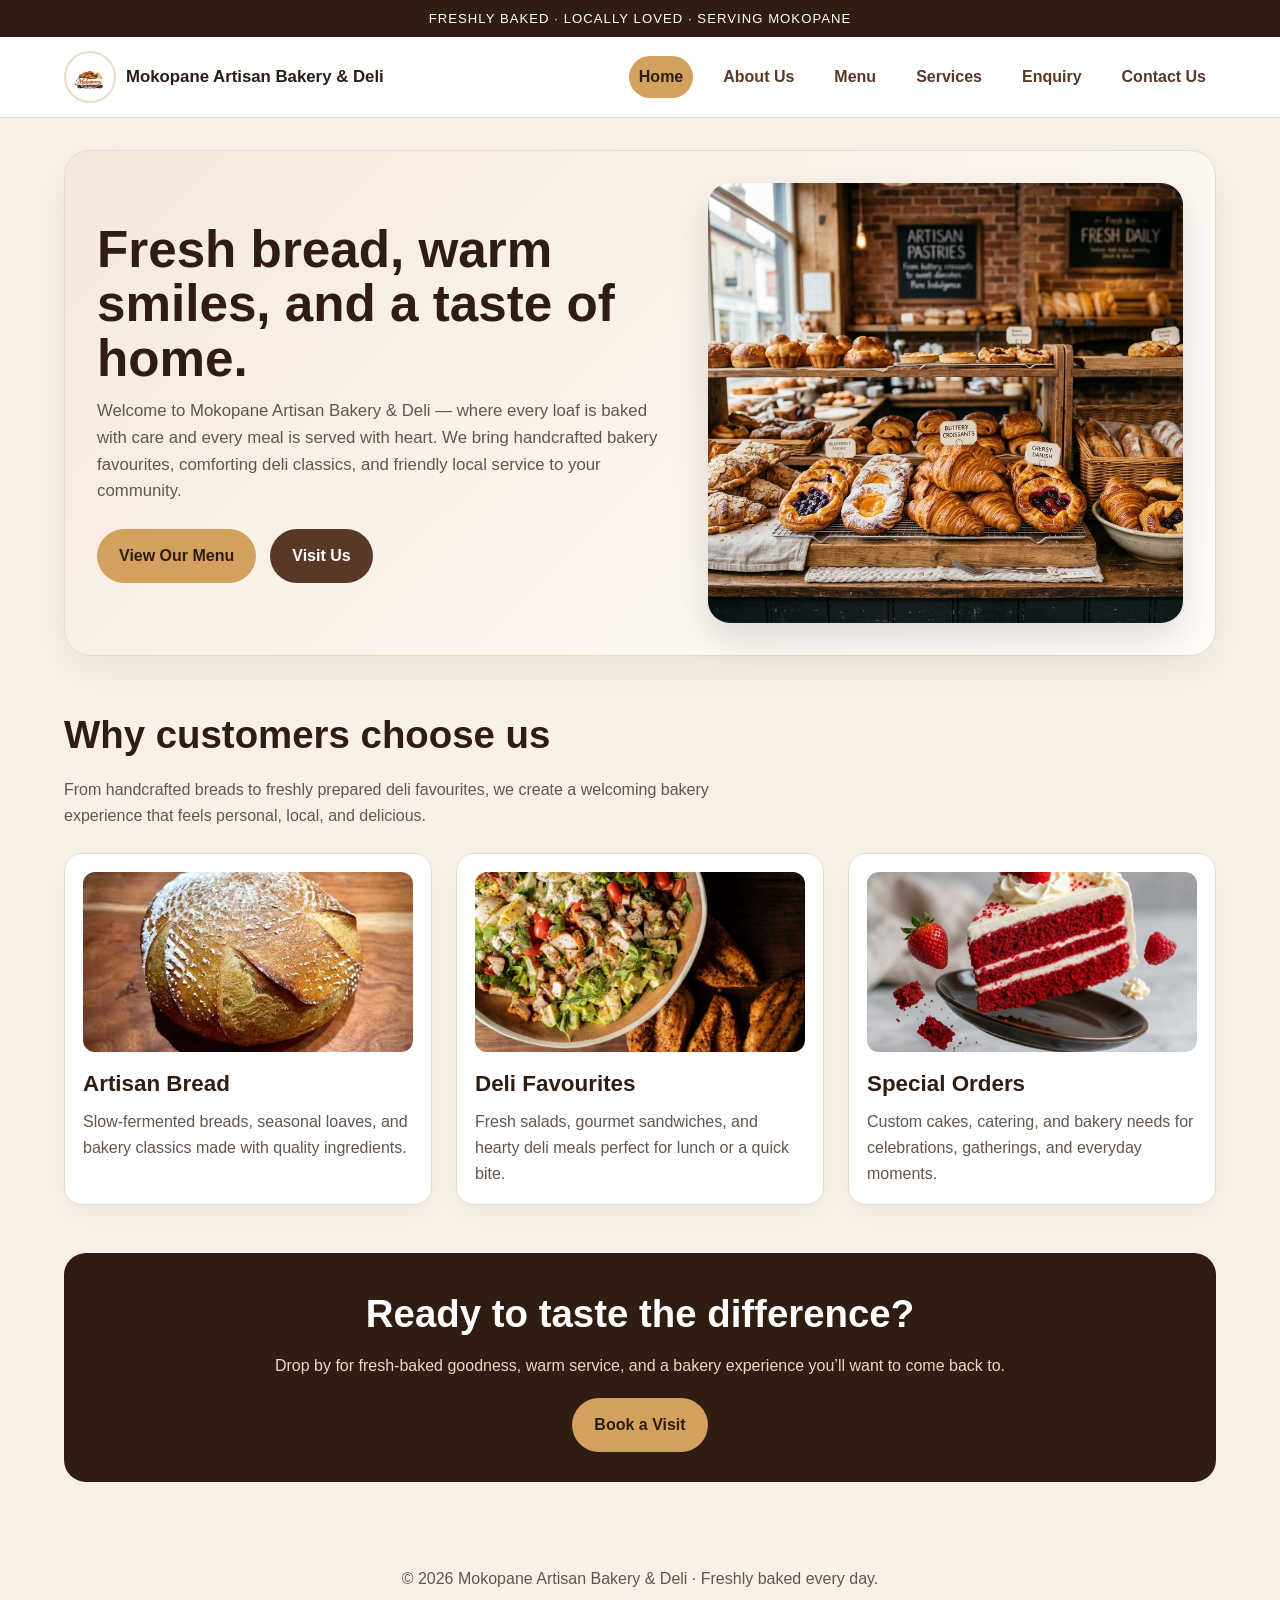
<file: index.html>
<!DOCTYPE html>
<html lang="en">
<head>
  <meta charset="UTF-8" />
  <meta http-equiv="refresh" content="0; url='Final%20POE%20WEDE%20Part%203%20Thapelo%20Daniel%20Manyama%20ST10270404/Websites/index.html'" />
  <meta name="viewport" content="width=device-width, initial-scale=1.0" />
  <title>Loading Bakery Website...</title>
  <style>
    body {
      margin: 0;
      min-height: 100vh;
      display: grid;
      place-items: center;
      background: #f6efe8;
      color: #4a3522;
      font-family: Arial, sans-serif;
      text-align: center;
    }
    .message {
      padding: 32px 24px;
      border-radius: 16px;
      background: #fffdf9;
      box-shadow: 0 10px 30px rgba(90, 62, 40, 0.12);
      border: 1px solid #e8d9c9;
    }
    a {
      color: #7a5233;
      font-weight: 600;
      text-decoration: none;
    }
    a:hover { text-decoration: underline; }
  </style>
</head>
<body>
  <div class="message">
    <h1>Loading Mokopane Artisan Bakery &amp; Deli...</h1>
    <p>If you are not redirected automatically, <a href="Final%20POE%20WEDE%20Part%203%20Thapelo%20Daniel%20Manyama%20ST10270404/Websites/index.html">click here</a>.</p>
  </div>
</body>
</html>
</file>
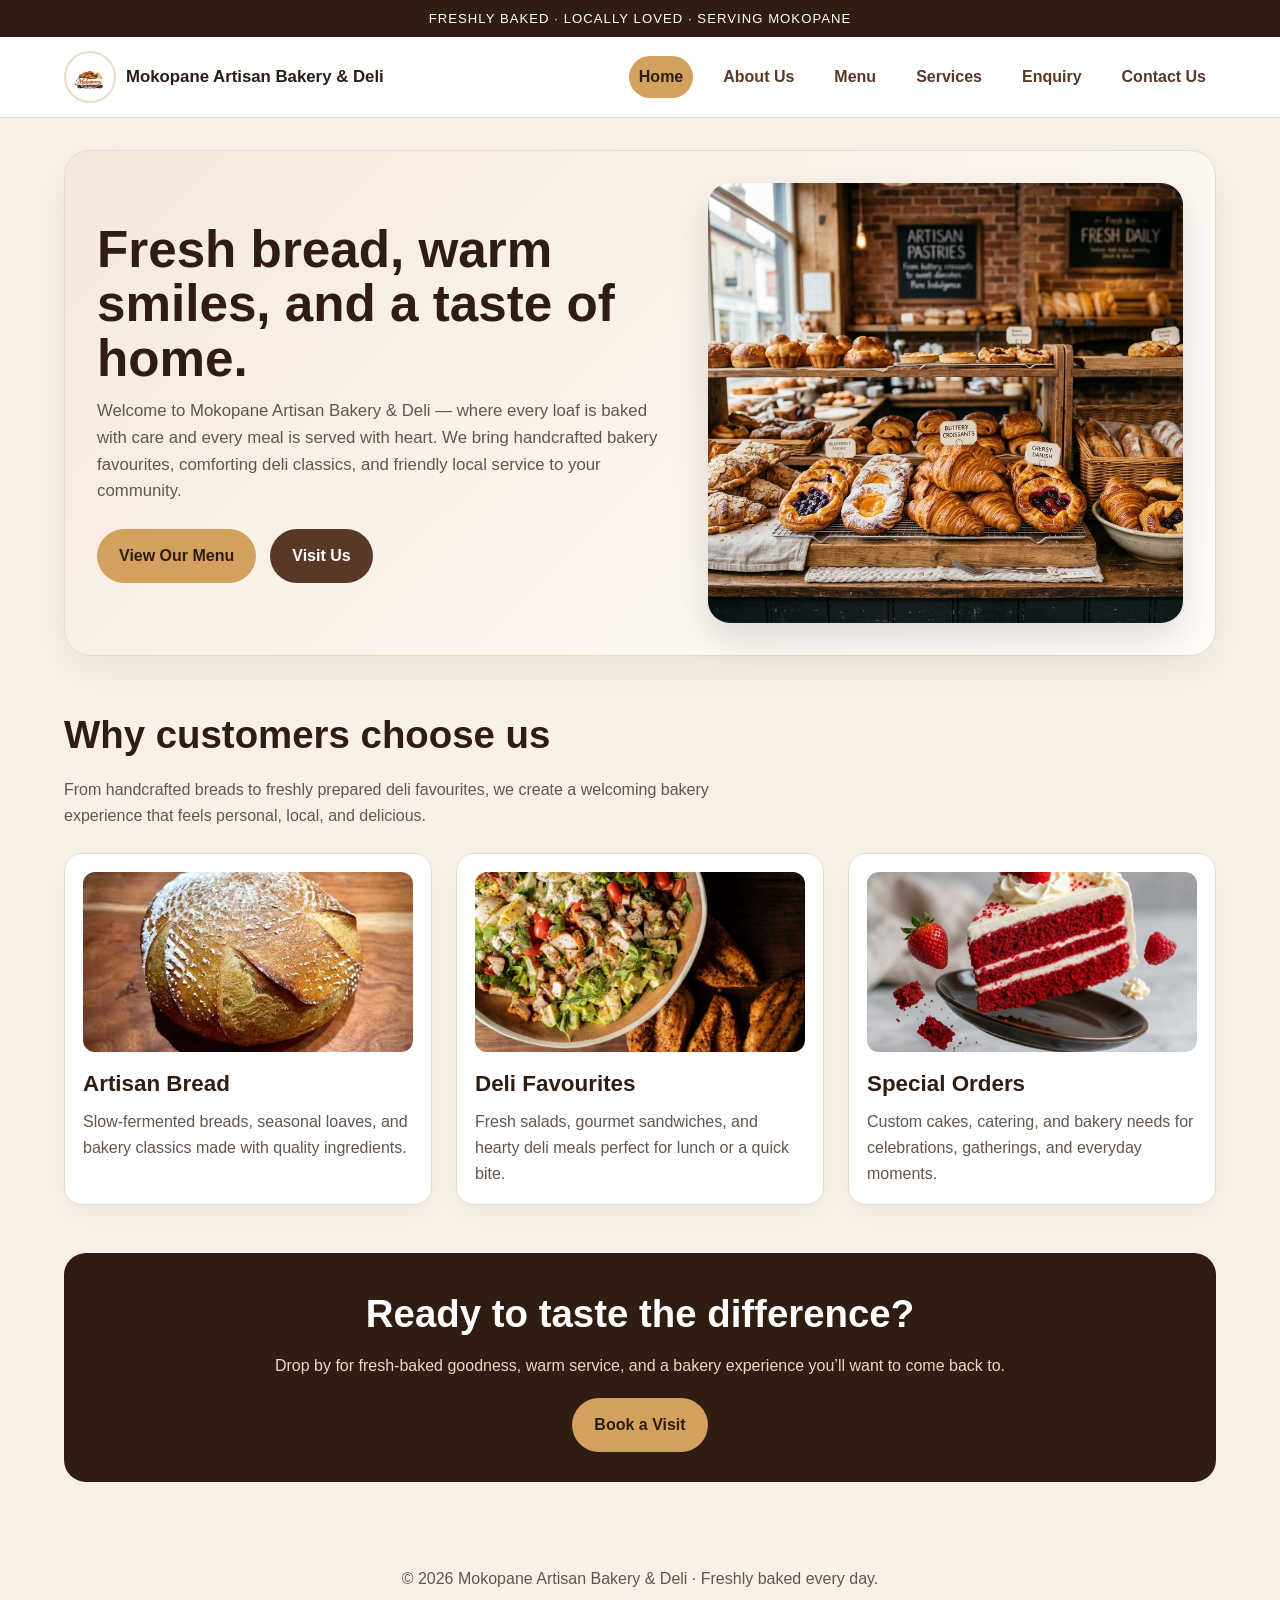
<file: Final POE WEDE Part 3 Thapelo Daniel Manyama ST10270404/Websites/index.html>
<!DOCTYPE html>
<html lang="en">
<head>
  <meta charset="UTF-8" />
  <meta name="viewport" content="width=device-width, initial-scale=1.0" />
  <title>Mokopane Artisan Bakery & Deli | Home</title>
  <style>
    :root {
      --brown: #5a3827;
      --brown-dark: #2f1d12;
      --gold: #d2a15d;
      --cream: #f9f1e8;
      --white: #ffffff;
      --text: #2a1d17;
      --muted: #655549;
      --line: #eadbc8;
    }

    * { box-sizing: border-box; }
    body {
      margin: 0;
      font-family: Arial, sans-serif;
      background: var(--cream);
      color: var(--text);
      line-height: 1.6;
    }

    a { color: inherit; text-decoration: none; }
    img { max-width: 100%; display: block; }

    .topbar {
      background: var(--brown-dark);
      color: var(--white);
      text-align: center;
      font-size: 0.82rem;
      padding: 8px 16px;
      letter-spacing: 0.08em;
      text-transform: uppercase;
    }

    .navbar {
      background: rgba(255,255,255,0.96);
      border-bottom: 1px solid var(--line);
      position: sticky;
      top: 0;
      z-index: 10;
    }

    .nav-inner {
      max-width: 1200px;
      margin: 0 auto;
      display: flex;
      justify-content: space-between;
      align-items: center;
      gap: 16px;
      padding: 14px 24px;
      flex-wrap: wrap;
    }

    .brand {
      display: flex;
      align-items: center;
      gap: 10px;
      font-weight: 700;
      font-size: 1.05rem;
    }

    .brand img {
      width: 52px;
      height: 52px;
      object-fit: contain;
      border-radius: 50%;
      background: #fff;
      padding: 5px;
      border: 2px solid var(--line);
    }

    .nav-links {
      display: flex;
      flex-wrap: wrap;
      gap: 20px;
      font-weight: 600;
      color: var(--brown);
    }

    .nav-links a {
      padding: 8px 10px;
      border-radius: 999px;
      transition: 0.2s ease;
    }

    .nav-links a:hover,
    .nav-links a.active {
      background: var(--gold);
      color: var(--brown-dark);
    }

    .container {
      max-width: 1200px;
      margin: 0 auto;
      padding: 32px 24px 60px;
    }

    .hero {
      display: grid;
      grid-template-columns: 1.1fr 0.9fr;
      gap: 30px;
      align-items: center;
      background: linear-gradient(135deg, #f5e9db, #fffdfb);
      border: 1px solid var(--line);
      border-radius: 26px;
      padding: 32px;
      box-shadow: 0 14px 36px rgba(41,25,18,0.06);
    }

    .hero h1 {
      margin: 0 0 12px;
      font-size: clamp(2.2rem, 4vw, 4rem);
      line-height: 1.06;
      color: var(--brown-dark);
    }

    .hero p {
      margin: 0 0 24px;
      color: var(--muted);
      font-size: 1.05rem;
    }

    .button-row {
      display: flex;
      flex-wrap: wrap;
      gap: 14px;
    }

    .btn {
      display: inline-block;
      padding: 14px 22px;
      border-radius: 999px;
      font-weight: 700;
      transition: 0.2s ease;
    }

    .btn.primary {
      background: var(--gold);
      color: var(--brown-dark);
    }

    .btn.secondary {
      background: var(--brown);
      color: var(--white);
    }

    .btn:hover { transform: translateY(-2px); }

    .hero-image {
      border-radius: 22px;
      overflow: hidden;
      box-shadow: 0 16px 36px rgba(0,0,0,0.12);
    }

    .hero-image img {
      width: 100%;
      height: 440px;
      object-fit: cover;
    }

    .section {
      margin-top: 48px;
    }

    .section h2 {
      margin: 0 0 12px;
      color: var(--brown-dark);
      font-size: clamp(1.8rem, 3vw, 2.6rem);
    }

    .subtitle {
      margin: 0 0 24px;
      color: var(--muted);
      max-width: 700px;
    }

    .cards {
      display: grid;
      grid-template-columns: repeat(3, minmax(0, 1fr));
      gap: 24px;
    }

    .card {
      background: var(--white);
      padding: 18px;
      border: 1px solid var(--line);
      border-radius: 18px;
      box-shadow: 0 10px 26px rgba(31,19,12,0.04);
    }

    .card img {
      width: 100%;
      height: 180px;
      object-fit: cover;
      border-radius: 12px;
      margin-bottom: 14px;
    }

    .card h3 {
      margin: 0 0 8px;
      color: var(--brown-dark);
      font-size: 1.4rem;
    }

    .card p {
      margin: 0;
      color: var(--muted);
    }

    .cta-banner {
      margin-top: 48px;
      background: var(--brown-dark);
      color: var(--white);
      border-radius: 22px;
      padding: 30px 24px;
      text-align: center;
    }

    .cta-banner h3 {
      margin: 0 0 8px;
      font-size: clamp(1.8rem, 3vw, 2.5rem);
    }

    .cta-banner p {
      margin: 0 0 20px;
      color: #ead7c7;
    }

    footer {
      padding: 24px 20px 50px;
      text-align: center;
      color: var(--muted);
    }

    @media (max-width: 820px) {
      .hero { grid-template-columns: 1fr; }
      .cards { grid-template-columns: 1fr; }
      .nav-inner { justify-content: center; }
      .nav-links { justify-content: center; }
    }
  </style>
</head>
<body>
  <div class="topbar">Freshly baked · locally loved · serving Mokopane</div>

  <header class="navbar">
    <div class="nav-inner">
      <a href="index.html" class="brand" aria-label="Mokopane Artisan Bakery & Deli Home">
        <img src="../Picture of The website/Logo.png" alt="Mokopane Artisan Bakery & Deli Logo" />
        <span>Mokopane Artisan Bakery & Deli</span>
      </a>
      <nav class="nav-links" aria-label="Main navigation">
        <a href="index.html" class="active">Home</a>
        <a href="About Us.html">About Us</a>
        <a href="Menu.html">Menu</a>
        <a href="Services.html">Services</a>
        <a href="Enquiry.html">Enquiry</a>
        <a href="Contact Us.html">Contact Us</a>
      </nav>
    </div>
  </header>

  <main class="container">
    <section class="hero">
      <div>
        <h1>Fresh bread, warm smiles, and a taste of home.</h1>
        <p>Welcome to Mokopane Artisan Bakery & Deli — where every loaf is baked with care and every meal is served with heart. We bring handcrafted bakery favourites, comforting deli classics, and friendly local service to your community.</p>
        <div class="button-row">
          <a class="btn primary" href="Menu.html">View Our Menu</a>
          <a class="btn secondary" href="Contact Us.html">Visit Us</a>
        </div>
      </div>
      <div class="hero-image">
        <img src="../Picture of The website/Artisan Pastries.png" alt="Fresh artisan pastries and bakery items" />
      </div>
    </section>

    <section class="section">
      <h2>Why customers choose us</h2>
      <p class="subtitle">From handcrafted breads to freshly prepared deli favourites, we create a welcoming bakery experience that feels personal, local, and delicious.</p>
      <div class="cards">
        <article class="card">
          <img src="../Picture of The website/Sourdough.webp" alt="Fresh sourdough bread" />
          <h3>Artisan Bread</h3>
          <p>Slow-fermented breads, seasonal loaves, and bakery classics made with quality ingredients.</p>
        </article>
        <article class="card">
          <img src="../Picture of The website/Smoked Chicken Cobb.webp" alt="Fresh deli salads and sandwiches" />
          <h3>Deli Favourites</h3>
          <p>Fresh salads, gourmet sandwiches, and hearty deli meals perfect for lunch or a quick bite.</p>
        </article>
        <article class="card">
          <img src="../Picture of The website/Custom Cake.jpg" alt="Custom cake made for celebrations" />
          <h3>Special Orders</h3>
          <p>Custom cakes, catering, and bakery needs for celebrations, gatherings, and everyday moments.</p>
        </article>
      </div>
    </section>

    <div class="cta-banner">
      <h3>Ready to taste the difference?</h3>
      <p>Drop by for fresh-baked goodness, warm service, and a bakery experience you’ll want to come back to.</p>
      <a class="btn primary" href="Contact Us.html">Book a Visit</a>
    </div>
  </main>

  <footer>
    © 2026 Mokopane Artisan Bakery & Deli · Freshly baked every day.
  </footer>
</body>
</html>
</file>
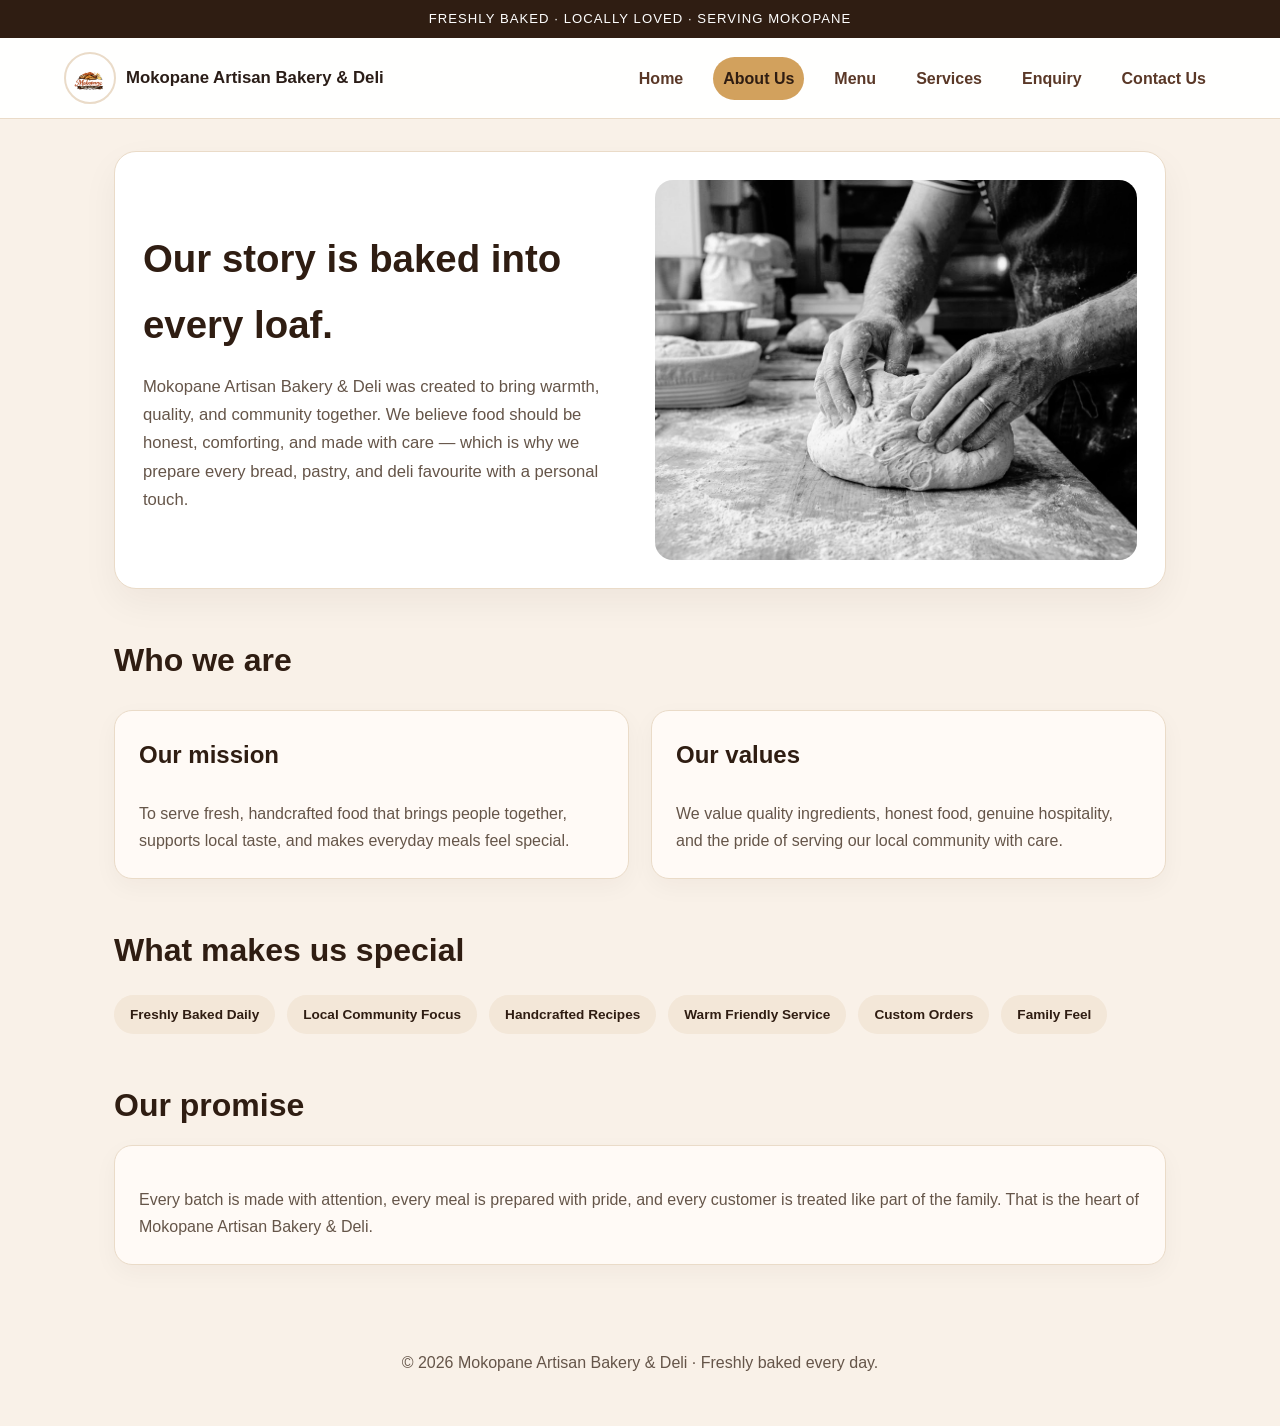
<file: Final POE WEDE Part 3 Thapelo Daniel Manyama ST10270404/Websites/About Us.html>
<!DOCTYPE html>
<html lang="en">
<head>
  <meta charset="UTF-8" />
  <meta name="viewport" content="width=device-width, initial-scale=1.0" />
  <title>About Us | Mokopane Artisan Bakery & Deli</title>
  <style>
    :root {
      --brown: #5a3827;
      --brown-dark: #2f1d12;
      --gold: #d2a15d;
      --cream: #f9f1e8;
      --white: #ffffff;
      --text: #2a1d17;
      --muted: #655549;
      --line: #eadbc8;
    }

    * { box-sizing: border-box; }
    body {
      margin: 0;
      font-family: Arial, sans-serif;
      background: var(--cream);
      color: var(--text);
      line-height: 1.7;
    }
    a { color: inherit; text-decoration: none; }
    img { max-width: 100%; display: block; }

    .topbar {
      background: var(--brown-dark);
      color: var(--white);
      text-align: center;
      font-size: 0.82rem;
      padding: 8px 16px;
      letter-spacing: 0.08em;
      text-transform: uppercase;
    }

    .navbar {
      background: rgba(255,255,255,0.96);
      border-bottom: 1px solid var(--line);
      position: sticky;
      top: 0;
      z-index: 10;
    }

    .nav-inner {
      max-width: 1200px;
      margin: 0 auto;
      display: flex;
      justify-content: space-between;
      align-items: center;
      gap: 16px;
      padding: 14px 24px;
      flex-wrap: wrap;
    }

    .brand {
      display: flex;
      align-items: center;
      gap: 10px;
      font-weight: 700;
      font-size: 1.05rem;
    }

    .brand img {
      width: 52px;
      height: 52px;
      object-fit: contain;
      border-radius: 50%;
      background: #fff;
      padding: 5px;
      border: 2px solid var(--line);
    }

    .nav-links {
      display: flex;
      flex-wrap: wrap;
      gap: 20px;
      font-weight: 600;
      color: var(--brown);
    }

    .nav-links a {
      padding: 8px 10px;
      border-radius: 999px;
      transition: 0.2s ease;
    }

    .nav-links a:hover,
    .nav-links a.active {
      background: var(--gold);
      color: var(--brown-dark);
    }

    .container {
      max-width: 1100px;
      margin: 0 auto;
      padding: 32px 24px 60px;
    }

    .hero {
      display: grid;
      grid-template-columns: 1fr 1fr;
      gap: 30px;
      align-items: center;
      background: var(--white);
      border: 1px solid var(--line);
      border-radius: 22px;
      padding: 28px;
      box-shadow: 0 14px 36px rgba(41,25,18,0.05);
    }

    .hero h1 {
      margin: 0 0 16px;
      font-size: clamp(2.1rem, 3vw, 3.2rem);
      color: var(--brown-dark);
    }

    .hero p {
      margin: 0;
      color: var(--muted);
      font-size: 1.04rem;
    }

    .hero img {
      border-radius: 18px;
      width: 100%;
      height: 380px;
      object-fit: cover;
    }

    .section {
      margin-top: 44px;
    }

    .section h2 {
      margin: 0 0 12px;
      color: var(--brown-dark);
      font-size: clamp(1.8rem, 2.5vw, 2.5rem);
    }

    .grid {
      display: grid;
      grid-template-columns: repeat(2, minmax(0, 1fr));
      gap: 22px;
      margin-top: 22px;
    }

    .panel {
      background: #fffaf6;
      border: 1px solid var(--line);
      border-radius: 18px;
      padding: 24px;
      box-shadow: 0 8px 24px rgba(41,25,18,0.04);
    }

    .panel h3 {
      margin-top: 0;
      color: var(--brown-dark);
      font-size: 1.5rem;
    }

    .panel p {
      margin-bottom: 0;
      color: var(--muted);
    }

    .chips {
      display: flex;
      flex-wrap: wrap;
      gap: 12px;
      margin-top: 18px;
    }

    .chips span {
      background: #f3e7d8;
      color: var(--brown-dark);
      border-radius: 999px;
      padding: 8px 16px;
      font-weight: 700;
      font-size: 0.85rem;
    }

    footer {
      padding: 24px 20px 50px;
      text-align: center;
      color: var(--muted);
    }

    @media (max-width: 780px) {
      .hero, .grid { grid-template-columns: 1fr; }
      .nav-inner { justify-content: center; }
      .nav-links { justify-content: center; }
    }
  </style>
</head>
<body>
  <div class="topbar">Freshly baked · locally loved · serving Mokopane</div>

  <header class="navbar">
    <div class="nav-inner">
      <a href="index.html" class="brand" aria-label="Mokopane Artisan Bakery & Deli Home">
        <img src="../Picture of The website/Logo.png" alt="Mokopane Artisan Bakery & Deli Logo" />
        <span>Mokopane Artisan Bakery & Deli</span>
      </a>
      <nav class="nav-links" aria-label="Main navigation">
        <a href="index.html">Home</a>
        <a href="About Us.html" class="active">About Us</a>
        <a href="Menu.html">Menu</a>
        <a href="Services.html">Services</a>
        <a href="Enquiry.html">Enquiry</a>
        <a href="Contact Us.html">Contact Us</a>
      </nav>
    </div>
  </header>

  <main class="container">
    <section class="hero">
      <div>
        <h1>Our story is baked into every loaf.</h1>
        <p>Mokopane Artisan Bakery & Deli was created to bring warmth, quality, and community together. We believe food should be honest, comforting, and made with care — which is why we prepare every bread, pastry, and deli favourite with a personal touch.</p>
      </div>
      <img src="../Picture of The website/Hands of Baker.jpg" alt="A baker preparing artisan bread" />
    </section>

    <section class="section">
      <h2>Who we are</h2>
      <div class="grid">
        <div class="panel">
          <h3>Our mission</h3>
          <p>To serve fresh, handcrafted food that brings people together, supports local taste, and makes everyday meals feel special.</p>
        </div>
        <div class="panel">
          <h3>Our values</h3>
          <p>We value quality ingredients, honest food, genuine hospitality, and the pride of serving our local community with care.</p>
        </div>
      </div>
    </section>

    <section class="section">
      <h2>What makes us special</h2>
      <div class="chips">
        <span>Freshly Baked Daily</span>
        <span>Local Community Focus</span>
        <span>Handcrafted Recipes</span>
        <span>Warm Friendly Service</span>
        <span>Custom Orders</span>
        <span>Family Feel</span>
      </div>
    </section>

    <section class="section">
      <h2>Our promise</h2>
      <div class="panel">
        <p>Every batch is made with attention, every meal is prepared with pride, and every customer is treated like part of the family. That is the heart of Mokopane Artisan Bakery & Deli.</p>
      </div>
    </section>
  </main>

  <footer>
    © 2026 Mokopane Artisan Bakery & Deli · Freshly baked every day.
  </footer>
</body>
</html>
</file>
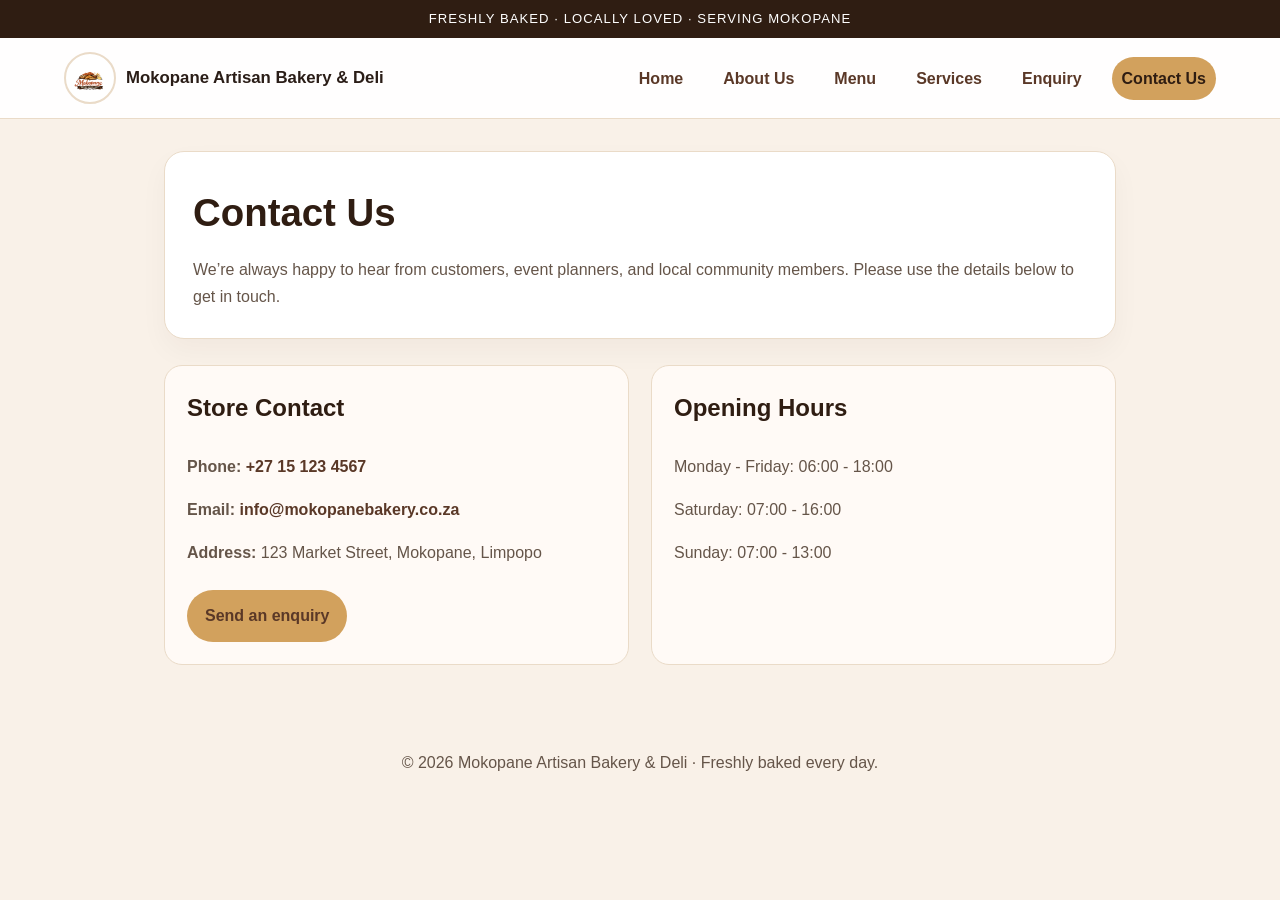
<file: Final POE WEDE Part 3 Thapelo Daniel Manyama ST10270404/Websites/Contact Us.html>
<!DOCTYPE html>
<html lang="en">
<head>
  <meta charset="UTF-8" />
  <meta name="viewport" content="width=device-width, initial-scale=1.0" />
  <title>Contact Us | Mokopane Artisan Bakery & Deli</title>
  <style>
    :root {
      --brown: #5a3827;
      --brown-dark: #2f1d12;
      --gold: #d2a15d;
      --cream: #f9f1e8;
      --white: #ffffff;
      --text: #2a1d17;
      --muted: #655549;
      --line: #eadbc8;
    }
    * { box-sizing: border-box; }
    body { margin: 0; font-family: Arial, sans-serif; background: var(--cream); color: var(--text); line-height: 1.7; }
    a { color: inherit; text-decoration: none; }
    .topbar { background: var(--brown-dark); color: var(--white); text-align: center; padding: 8px 16px; font-size: 0.82rem; letter-spacing: 0.08em; text-transform: uppercase; }
    .navbar { background: rgba(255,255,255,0.96); border-bottom: 1px solid var(--line); position: sticky; top: 0; z-index: 10; }
    .nav-inner { max-width: 1200px; margin: 0 auto; display: flex; justify-content: space-between; align-items: center; gap: 16px; padding: 14px 24px; flex-wrap: wrap; }
    .brand { display: flex; align-items: center; gap: 10px; font-weight: 700; font-size: 1.05rem; }
    .brand img { width: 52px; height: 52px; object-fit: contain; border-radius: 50%; background: #fff; padding: 5px; border: 2px solid var(--line); }
    .nav-links { display: flex; flex-wrap: wrap; gap: 20px; font-weight: 600; color: var(--brown); }
    .nav-links a { padding: 8px 10px; border-radius: 999px; transition: 0.2s ease; }
    .nav-links a:hover, .nav-links a.active { background: var(--gold); color: var(--brown-dark); }

    .container { max-width: 1000px; margin: 0 auto; padding: 32px 24px 60px; }
    .hero { background: var(--white); border: 1px solid var(--line); border-radius: 20px; padding: 28px; box-shadow: 0 12px 28px rgba(41,25,18,0.04); }
    .hero h1 { margin: 0 0 10px; color: var(--brown-dark); font-size: clamp(2rem, 3vw, 3rem); }
    .hero p { margin: 0; color: var(--muted); }
    .grid { display: grid; grid-template-columns: repeat(2, minmax(0, 1fr)); gap: 22px; margin-top: 26px; }
    .panel { background: #fffaf6; border: 1px solid var(--line); border-radius: 18px; padding: 22px; }
    .panel h3 { margin-top: 0; color: var(--brown-dark); font-size: 1.5rem; }
    .panel p { color: var(--muted); }
    .panel a { color: var(--brown); font-weight: 700; }
    .btn { display: inline-block; padding: 12px 18px; background: var(--gold); color: var(--brown-dark); border-radius: 999px; font-weight: 700; margin-top: 8px; }
    footer { padding: 24px 20px 50px; text-align: center; color: var(--muted); }
    @media (max-width: 800px) { .grid { grid-template-columns: 1fr; } .nav-inner { justify-content: center; } .nav-links { justify-content: center; } }
  </style>
</head>
<body>
  <div class="topbar">Freshly baked · locally loved · serving Mokopane</div>

  <header class="navbar">
    <div class="nav-inner">
      <a href="index.html" class="brand" aria-label="Mokopane Artisan Bakery & Deli Home">
        <img src="../Picture of The website/Logo.png" alt="Mokopane Artisan Bakery & Deli Logo" />
        <span>Mokopane Artisan Bakery & Deli</span>
      </a>
      <nav class="nav-links" aria-label="Main navigation">
        <a href="index.html">Home</a>
        <a href="About Us.html">About Us</a>
        <a href="Menu.html">Menu</a>
        <a href="Services.html">Services</a>
        <a href="Enquiry.html">Enquiry</a>
        <a href="Contact Us.html" class="active">Contact Us</a>
      </nav>
    </div>
  </header>

  <main class="container">
    <section class="hero">
      <h1>Contact Us</h1>
      <p>We’re always happy to hear from customers, event planners, and local community members. Please use the details below to get in touch.</p>
    </section>

    <div class="grid">
      <article class="panel">
        <h3>Store Contact</h3>
        <p><strong>Phone:</strong> <a href="tel:+27151234567">+27 15 123 4567</a></p>
        <p><strong>Email:</strong> <a href="mailto:info@mokopanebakery.co.za">info@mokopanebakery.co.za</a></p>
        <p><strong>Address:</strong> 123 Market Street, Mokopane, Limpopo</p>
        <a class="btn" href="Enquiry.html">Send an enquiry</a>
      </article>

      <article class="panel">
        <h3>Opening Hours</h3>
        <p>Monday - Friday: 06:00 - 18:00</p>
        <p>Saturday: 07:00 - 16:00</p>
        <p>Sunday: 07:00 - 13:00</p>
      </article>
    </div>
  </main>

  <footer>
    © 2026 Mokopane Artisan Bakery & Deli · Freshly baked every day.
  </footer>
</body>
</html>
</file>
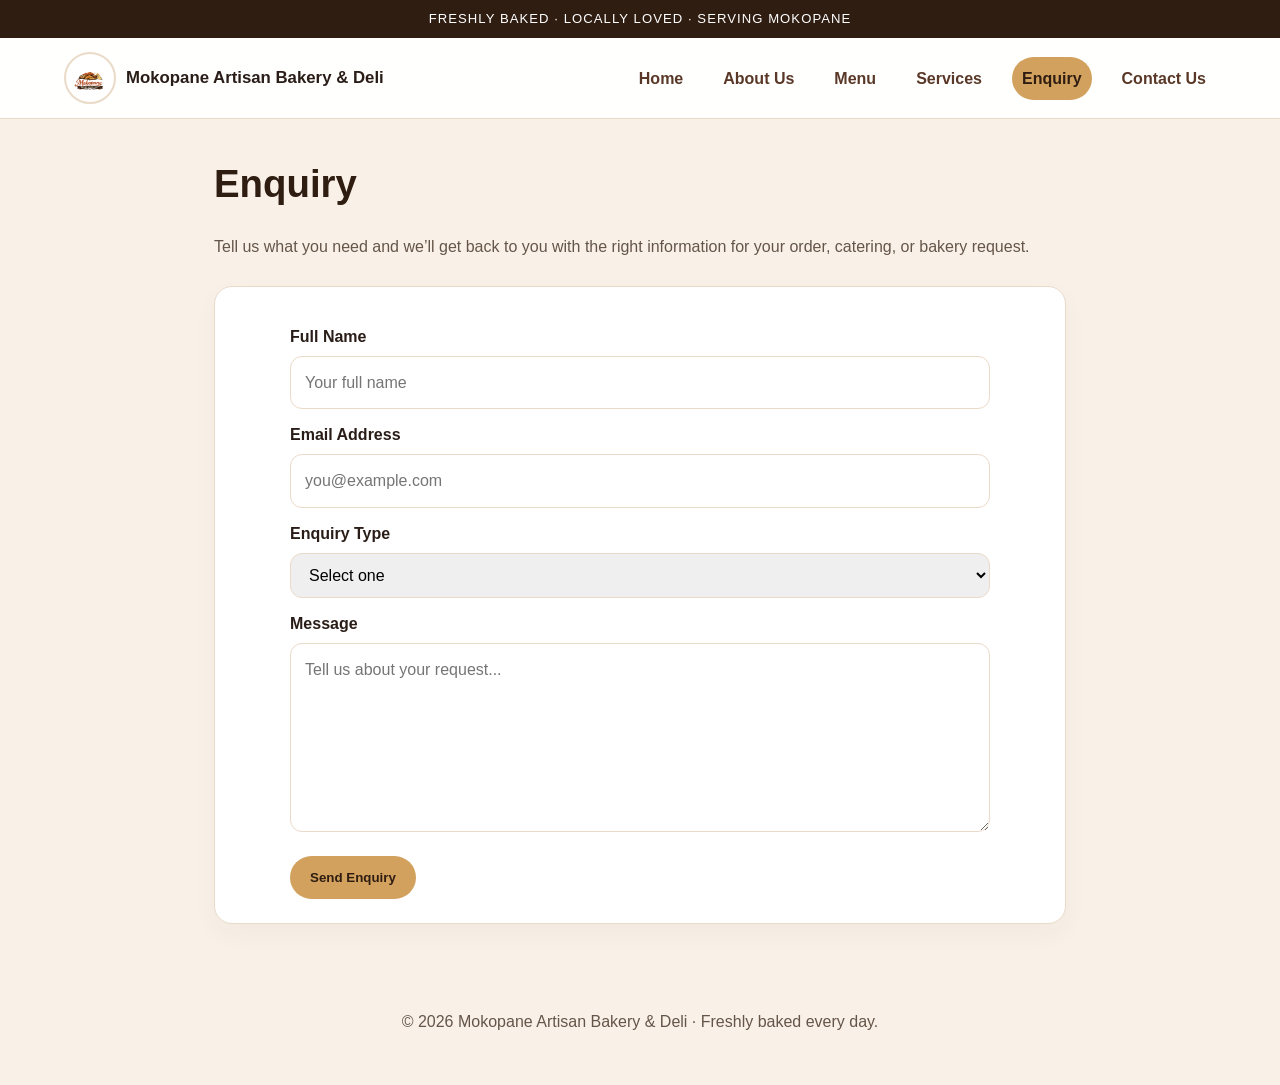
<file: Final POE WEDE Part 3 Thapelo Daniel Manyama ST10270404/Websites/Enquiry.html>
<!DOCTYPE html>
<html lang="en">
<head>
  <meta charset="UTF-8" />
  <meta name="viewport" content="width=device-width, initial-scale=1.0" />
  <title>Enquiry | Mokopane Artisan Bakery & Deli</title>
  <style>
    :root {
      --brown: #5a3827;
      --brown-dark: #2f1d12;
      --gold: #d2a15d;
      --cream: #f9f1e8;
      --white: #ffffff;
      --text: #2a1d17;
      --muted: #655549;
      --line: #eadbc8;
    }
    * { box-sizing: border-box; }
    body { margin: 0; font-family: Arial, sans-serif; background: var(--cream); color: var(--text); line-height: 1.7; }
    a { color: inherit; text-decoration: none; }
    form { max-width: 700px; margin: 0 auto; }
    label { display: block; font-weight: 700; margin: 12px 0 6px; }
    input, textarea, select { width: 100%; padding: 12px 14px; border: 1px solid var(--line); border-radius: 12px; font: inherit; }
    input:focus, textarea:focus, select:focus { outline: 2px solid rgba(210,161,93,0.35); border-color: var(--gold); }
    .topbar { background: var(--brown-dark); color: var(--white); text-align: center; padding: 8px 16px; font-size: 0.82rem; letter-spacing: 0.08em; text-transform: uppercase; }
    .navbar { background: rgba(255,255,255,0.96); border-bottom: 1px solid var(--line); position: sticky; top: 0; z-index: 10; }
    .nav-inner { max-width: 1200px; margin: 0 auto; display: flex; justify-content: space-between; align-items: center; gap: 16px; padding: 14px 24px; flex-wrap: wrap; }
    .brand { display: flex; align-items: center; gap: 10px; font-weight: 700; font-size: 1.05rem; }
    .brand img { width: 52px; height: 52px; object-fit: contain; border-radius: 50%; background: #fff; padding: 5px; border: 2px solid var(--line); }
    .nav-links { display: flex; flex-wrap: wrap; gap: 20px; font-weight: 600; color: var(--brown); }
    .nav-links a { padding: 8px 10px; border-radius: 999px; transition: 0.2s ease; }
    .nav-links a:hover, .nav-links a.active { background: var(--gold); color: var(--brown-dark); }

    .container { max-width: 900px; margin: 0 auto; padding: 32px 24px 60px; }
    h1 { margin: 0 0 12px; color: var(--brown-dark); font-size: clamp(2rem, 3vw, 3rem); }
    .intro { margin-bottom: 26px; color: var(--muted); }
    .panel { background: var(--white); border: 1px solid var(--line); border-radius: 18px; padding: 24px; box-shadow: 0 10px 26px rgba(41,25,18,0.04); }
    .btn { background: var(--gold); color: var(--brown-dark); border: none; border-radius: 999px; padding: 14px 20px; font-weight: 700; cursor: pointer; margin-top: 16px; }
    footer { padding: 24px 20px 50px; text-align: center; color: var(--muted); }
    @media (max-width: 800px) { .nav-inner { justify-content: center; } .nav-links { justify-content: center; } }
  </style>
</head>
<body>
  <div class="topbar">Freshly baked · locally loved · serving Mokopane</div>

  <header class="navbar">
    <div class="nav-inner">
      <a href="index.html" class="brand" aria-label="Mokopane Artisan Bakery & Deli Home">
        <img src="../Picture of The website/Logo.png" alt="Mokopane Artisan Bakery & Deli Logo" />
        <span>Mokopane Artisan Bakery & Deli</span>
      </a>
      <nav class="nav-links" aria-label="Main navigation">
        <a href="index.html">Home</a>
        <a href="About Us.html">About Us</a>
        <a href="Menu.html">Menu</a>
        <a href="Services.html">Services</a>
        <a href="Enquiry.html" class="active">Enquiry</a>
        <a href="Contact Us.html">Contact Us</a>
      </nav>
    </div>
  </header>

  <main class="container">
    <h1>Enquiry</h1>
    <p class="intro">Tell us what you need and we’ll get back to you with the right information for your order, catering, or bakery request.</p>

    <div class="panel">
      <form action="mailto:info@mokopanebakery.co.za" method="post" enctype="text/plain">
        <label for="name">Full Name</label>
        <input id="name" name="name" type="text" placeholder="Your full name" required />

        <label for="email">Email Address</label>
        <input id="email" name="email" type="email" placeholder="you@example.com" required />

        <label for="topic">Enquiry Type</label>
        <select id="topic" name="topic" required>
          <option value="">Select one</option>
          <option>Bakery Order</option>
          <option>Catering</option>
          <option>Custom Cake</option>
          <option>General Question</option>
        </select>

        <label for="message">Message</label>
        <textarea id="message" name="message" rows="6" placeholder="Tell us about your request..." required></textarea>

        <button class="btn" type="submit">Send Enquiry</button>
      </form>
    </div>
  </main>

  <footer>
    © 2026 Mokopane Artisan Bakery & Deli · Freshly baked every day.
  </footer>
</body>
</html>
</file>
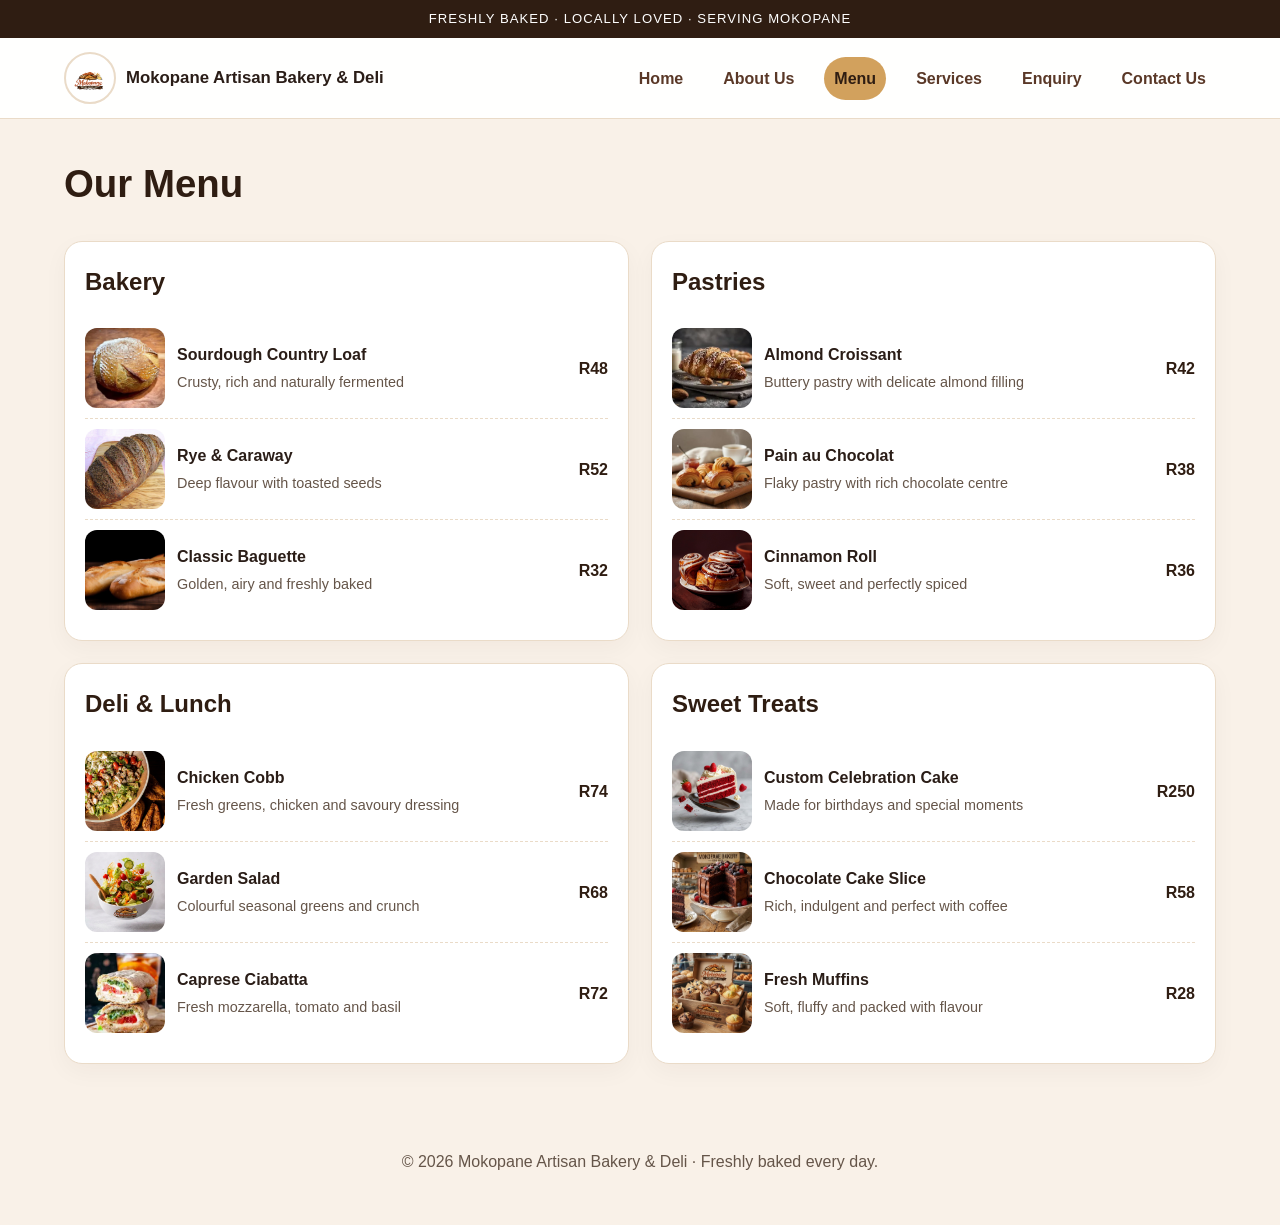
<file: Final POE WEDE Part 3 Thapelo Daniel Manyama ST10270404/Websites/Menu.html>
<!DOCTYPE html>
<html lang="en">
<head>
  <meta charset="UTF-8" />
  <meta name="viewport" content="width=device-width, initial-scale=1.0" />
  <title>Menu | Mokopane Artisan Bakery & Deli</title>
  <style>
    :root {
      --brown: #5a3827;
      --brown-dark: #2f1d12;
      --gold: #d2a15d;
      --cream: #f9f1e8;
      --white: #ffffff;
      --text: #2a1d17;
      --muted: #655549;
      --line: #eadbc8;
    }
    * { box-sizing: border-box; }
    body {
      margin: 0;
      font-family: Arial, sans-serif;
      background: var(--cream);
      color: var(--text);
      line-height: 1.7;
    }
    a { color: inherit; text-decoration: none; }
    img { max-width: 100%; display: block; }

    .topbar { background: var(--brown-dark); color: var(--white); text-align: center; padding: 8px 16px; font-size: 0.82rem; letter-spacing: 0.08em; text-transform: uppercase; }
    .navbar { background: rgba(255,255,255,0.96); border-bottom: 1px solid var(--line); position: sticky; top: 0; z-index: 10; }
    .nav-inner { max-width: 1200px; margin: 0 auto; display: flex; justify-content: space-between; align-items: center; gap: 16px; padding: 14px 24px; flex-wrap: wrap; }
    .brand { display: flex; align-items: center; gap: 10px; font-weight: 700; font-size: 1.05rem; }
    .brand img { width: 52px; height: 52px; object-fit: contain; border-radius: 50%; background: #fff; padding: 5px; border: 2px solid var(--line); }
    .nav-links { display: flex; flex-wrap: wrap; gap: 20px; font-weight: 600; color: var(--brown); }
    .nav-links a { padding: 8px 10px; border-radius: 999px; transition: 0.2s ease; }
    .nav-links a:hover, .nav-links a.active { background: var(--gold); color: var(--brown-dark); }

    .container { max-width: 1200px; margin: 0 auto; padding: 32px 24px 60px; }
    .page-title { margin: 0 0 24px; color: var(--brown-dark); font-size: clamp(2rem, 3vw, 3.1rem); }
    .menu-grid { display: grid; grid-template-columns: repeat(2, minmax(0, 1fr)); gap: 22px; }
    .panel { background: var(--white); border: 1px solid var(--line); border-radius: 18px; padding: 20px; box-shadow: 0 8px 24px rgba(41,25,18,0.04); }
    .panel h3 { margin: 0 0 16px; color: var(--brown-dark); font-size: 1.5rem; }
    .item { display: grid; grid-template-columns: 80px 1fr auto; gap: 12px; align-items: center; padding: 10px 0; border-bottom: 1px dashed var(--line); }
    .item:last-child { border-bottom: none; }
    .item img { width: 80px; height: 80px; border-radius: 12px; object-fit: cover; }
    .item strong { display: block; }
    .item span { color: var(--muted); font-size: 0.9rem; }
    .price { font-weight: 700; color: var(--brown-dark); }

    footer { padding: 24px 20px 50px; text-align: center; color: var(--muted); }
    @media (max-width: 800px) { .menu-grid { grid-template-columns: 1fr; } .nav-inner { justify-content: center; } .nav-links { justify-content: center; } }
  </style>
</head>
<body>
  <div class="topbar">Freshly baked · locally loved · serving Mokopane</div>

  <header class="navbar">
    <div class="nav-inner">
      <a href="index.html" class="brand" aria-label="Mokopane Artisan Bakery & Deli Home">
        <img src="../Picture of The website/Logo.png" alt="Mokopane Artisan Bakery & Deli Logo" />
        <span>Mokopane Artisan Bakery & Deli</span>
      </a>
      <nav class="nav-links" aria-label="Main navigation">
        <a href="index.html">Home</a>
        <a href="About Us.html">About Us</a>
        <a href="Menu.html" class="active">Menu</a>
        <a href="Services.html">Services</a>
        <a href="Enquiry.html">Enquiry</a>
        <a href="Contact Us.html">Contact Us</a>
      </nav>
    </div>
  </header>

  <main class="container">
    <h1 class="page-title">Our Menu</h1>

    <div class="menu-grid">
      <section class="panel">
        <h3>Bakery</h3>
        <div class="item">
          <img src="../Picture of The website/Sourdough.webp" alt="Sourdough" />
          <div><strong>Sourdough Country Loaf</strong><span>Crusty, rich and naturally fermented</span></div>
          <div class="price">R48</div>
        </div>
        <div class="item">
          <img src="../Picture of The website/Rye & Caraway.jpg" alt="Rye bread" />
          <div><strong>Rye & Caraway</strong><span>Deep flavour with toasted seeds</span></div>
          <div class="price">R52</div>
        </div>
        <div class="item">
          <img src="../Picture of The website/Baguette.jpg" alt="Baguette" />
          <div><strong>Classic Baguette</strong><span>Golden, airy and freshly baked</span></div>
          <div class="price">R32</div>
        </div>
      </section>

      <section class="panel">
        <h3>Pastries</h3>
        <div class="item">
          <img src="../Picture of The website/Almond Croissant.webp" alt="Almond croissant" />
          <div><strong>Almond Croissant</strong><span>Buttery pastry with delicate almond filling</span></div>
          <div class="price">R42</div>
        </div>
        <div class="item">
          <img src="../Picture of The website/Pain au chocolat maison.jpg" alt="Pain au chocolat" />
          <div><strong>Pain au Chocolat</strong><span>Flaky pastry with rich chocolate centre</span></div>
          <div class="price">R38</div>
        </div>
        <div class="item">
          <img src="../Picture of The website/cinnamon rolls.jpg" alt="Cinnamon rolls" />
          <div><strong>Cinnamon Roll</strong><span>Soft, sweet and perfectly spiced</span></div>
          <div class="price">R36</div>
        </div>
      </section>

      <section class="panel">
        <h3>Deli & Lunch</h3>
        <div class="item">
          <img src="../Picture of The website/Smoked Chicken Cobb.webp" alt="Smoked chicken cobb" />
          <div><strong>Chicken Cobb</strong><span>Fresh greens, chicken and savoury dressing</span></div>
          <div class="price">R74</div>
        </div>
        <div class="item">
          <img src="../Picture of The website/Garden Salad.jpg" alt="Garden salad" />
          <div><strong>Garden Salad</strong><span>Colourful seasonal greens and crunch</span></div>
          <div class="price">R68</div>
        </div>
        <div class="item">
          <img src="../Picture of The website/Caprese Ciabatta.webp" alt="Caprese ciabatta" />
          <div><strong>Caprese Ciabatta</strong><span>Fresh mozzarella, tomato and basil</span></div>
          <div class="price">R72</div>
        </div>
      </section>

      <section class="panel">
        <h3>Sweet Treats</h3>
        <div class="item">
          <img src="../Picture of The website/Custom Cake.jpg" alt="Cake" />
          <div><strong>Custom Celebration Cake</strong><span>Made for birthdays and special moments</span></div>
          <div class="price">R250</div>
        </div>
        <div class="item">
          <img src="../Picture of The website/Chocolate Cake.jpg" alt="Chocolate cake" />
          <div><strong>Chocolate Cake Slice</strong><span>Rich, indulgent and perfect with coffee</span></div>
          <div class="price">R58</div>
        </div>
        <div class="item">
          <img src="../Picture of The website/Muffins.png" alt="Muffins" />
          <div><strong>Fresh Muffins</strong><span>Soft, fluffy and packed with flavour</span></div>
          <div class="price">R28</div>
        </div>
      </section>
    </div>
  </main>

  <footer>
    © 2026 Mokopane Artisan Bakery & Deli · Freshly baked every day.
  </footer>
</body>
</html>
</file>
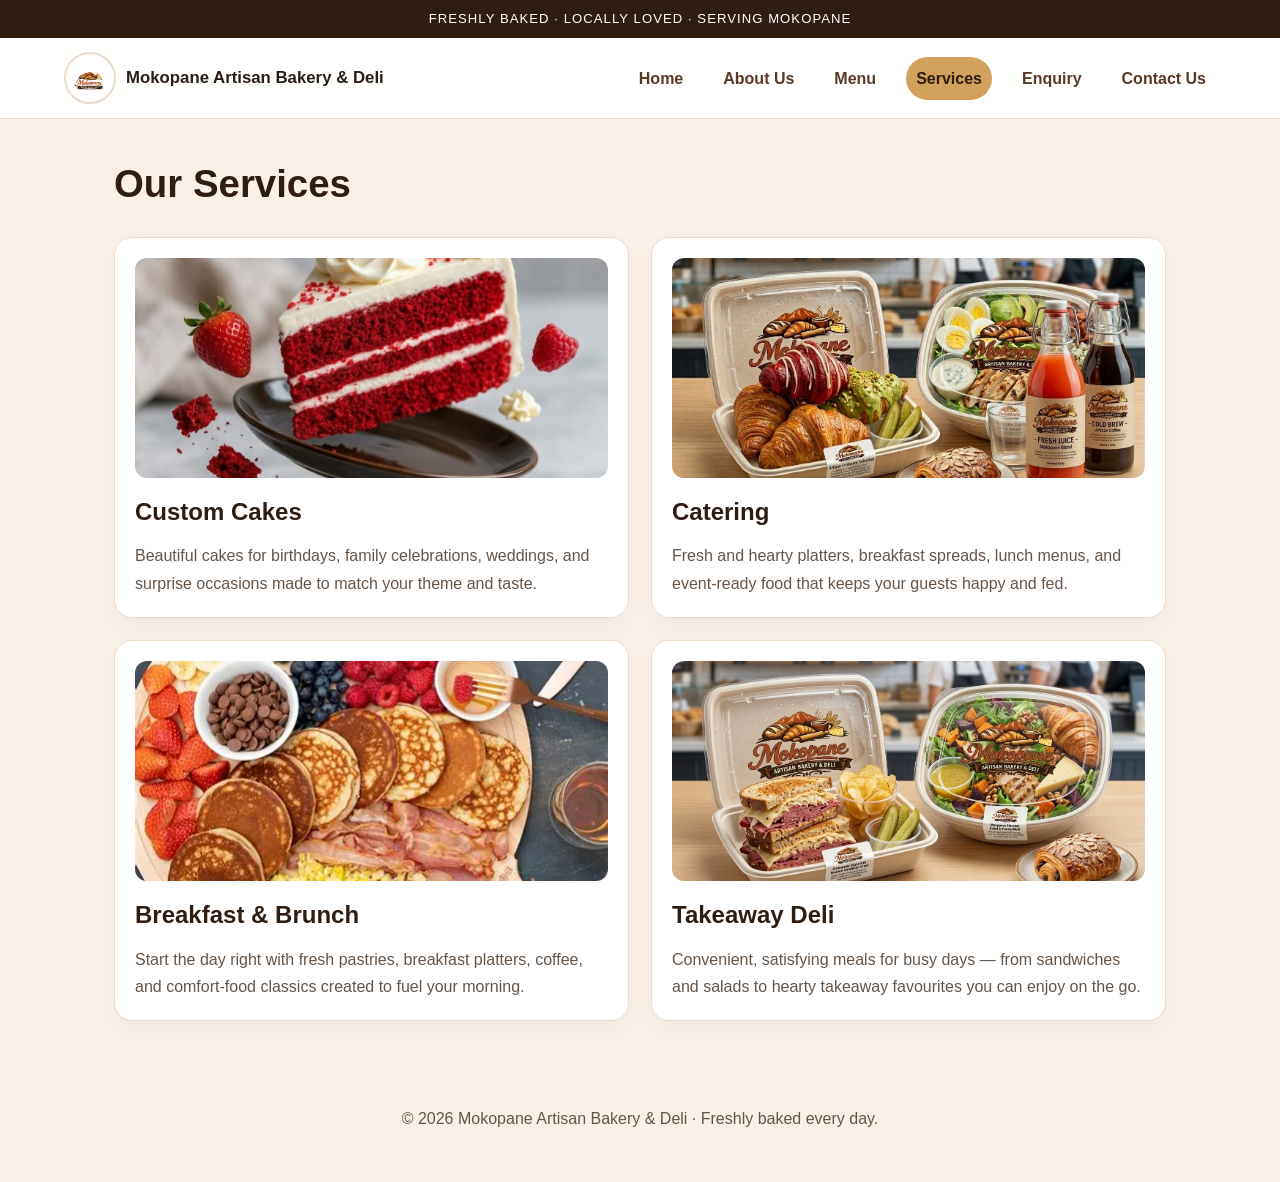
<file: Final POE WEDE Part 3 Thapelo Daniel Manyama ST10270404/Websites/Services.html>
<!DOCTYPE html>
<html lang="en">
<head>
  <meta charset="UTF-8" />
  <meta name="viewport" content="width=device-width, initial-scale=1.0" />
  <title>Services | Mokopane Artisan Bakery & Deli</title>
  <style>
    :root {
      --brown: #5a3827;
      --brown-dark: #2f1d12;
      --gold: #d2a15d;
      --cream: #f9f1e8;
      --white: #ffffff;
      --text: #2a1d17;
      --muted: #655549;
      --line: #eadbc8;
    }
    * { box-sizing: border-box; }
    body { margin: 0; font-family: Arial, sans-serif; background: var(--cream); color: var(--text); line-height: 1.7; }
    a { color: inherit; text-decoration: none; }
    img { max-width: 100%; display: block; }
    .topbar { background: var(--brown-dark); color: var(--white); text-align: center; padding: 8px 16px; font-size: 0.82rem; letter-spacing: 0.08em; text-transform: uppercase; }
    .navbar { background: rgba(255,255,255,0.96); border-bottom: 1px solid var(--line); position: sticky; top: 0; z-index: 10; }
    .nav-inner { max-width: 1200px; margin: 0 auto; display: flex; justify-content: space-between; align-items: center; gap: 16px; padding: 14px 24px; flex-wrap: wrap; }
    .brand { display: flex; align-items: center; gap: 10px; font-weight: 700; font-size: 1.05rem; }
    .brand img { width: 52px; height: 52px; object-fit: contain; border-radius: 50%; background: #fff; padding: 5px; border: 2px solid var(--line); }
    .nav-links { display: flex; flex-wrap: wrap; gap: 20px; font-weight: 600; color: var(--brown); }
    .nav-links a { padding: 8px 10px; border-radius: 999px; transition: 0.2s ease; }
    .nav-links a:hover, .nav-links a.active { background: var(--gold); color: var(--brown-dark); }

    .container { max-width: 1100px; margin: 0 auto; padding: 32px 24px 60px; }
    h1 { margin: 0 0 20px; color: var(--brown-dark); font-size: clamp(2rem, 3vw, 3rem); }
    .service-grid { display: grid; grid-template-columns: repeat(2, minmax(0, 1fr)); gap: 22px; }
    .card { background: var(--white); border: 1px solid var(--line); border-radius: 18px; padding: 20px; box-shadow: 0 10px 26px rgba(41,25,18,0.04); }
    .card img { width: 100%; height: 220px; object-fit: cover; border-radius: 12px; margin-bottom: 14px; }
    .card h3 { margin: 0 0 10px; color: var(--brown-dark); font-size: 1.5rem; }
    .card p { margin: 0; color: var(--muted); }
    footer { padding: 24px 20px 50px; text-align: center; color: var(--muted); }
    @media (max-width: 800px) { .service-grid { grid-template-columns: 1fr; } .nav-inner { justify-content: center; } .nav-links { justify-content: center; } }
  </style>
</head>
<body>
  <div class="topbar">Freshly baked · locally loved · serving Mokopane</div>

  <header class="navbar">
    <div class="nav-inner">
      <a href="index.html" class="brand" aria-label="Mokopane Artisan Bakery & Deli Home">
        <img src="../Picture of The website/Logo.png" alt="Mokopane Artisan Bakery & Deli Logo" />
        <span>Mokopane Artisan Bakery & Deli</span>
      </a>
      <nav class="nav-links" aria-label="Main navigation">
        <a href="index.html">Home</a>
        <a href="About Us.html">About Us</a>
        <a href="Menu.html">Menu</a>
        <a href="Services.html" class="active">Services</a>
        <a href="Enquiry.html">Enquiry</a>
        <a href="Contact Us.html">Contact Us</a>
      </nav>
    </div>
  </header>

  <main class="container">
    <h1>Our Services</h1>
    <div class="service-grid">
      <article class="card">
        <img src="../Picture of The website/Custom Cake.jpg" alt="Custom cake service" />
        <h3>Custom Cakes</h3>
        <p>Beautiful cakes for birthdays, family celebrations, weddings, and surprise occasions made to match your theme and taste.</p>
      </article>
      <article class="card">
        <img src="../Picture of The website/Meals and drinks.jpg" alt="Catering service" />
        <h3>Catering</h3>
        <p>Fresh and hearty platters, breakfast spreads, lunch menus, and event-ready food that keeps your guests happy and fed.</p>
      </article>
      <article class="card">
        <img src="../Picture of The website/BreakFast Platter.webp" alt="Breakfast platter" />
        <h3>Breakfast & Brunch</h3>
        <p>Start the day right with fresh pastries, breakfast platters, coffee, and comfort-food classics created to fuel your morning.</p>
      </article>
      <article class="card">
        <img src="../Picture of The website/Take away sandwiches.jpg" alt="Takeaway deli sandwiches" />
        <h3>Takeaway Deli</h3>
        <p>Convenient, satisfying meals for busy days — from sandwiches and salads to hearty takeaway favourites you can enjoy on the go.</p>
      </article>
    </div>
  </main>

  <footer>
    © 2026 Mokopane Artisan Bakery & Deli · Freshly baked every day.
  </footer>
</body>
</html>
</file>
